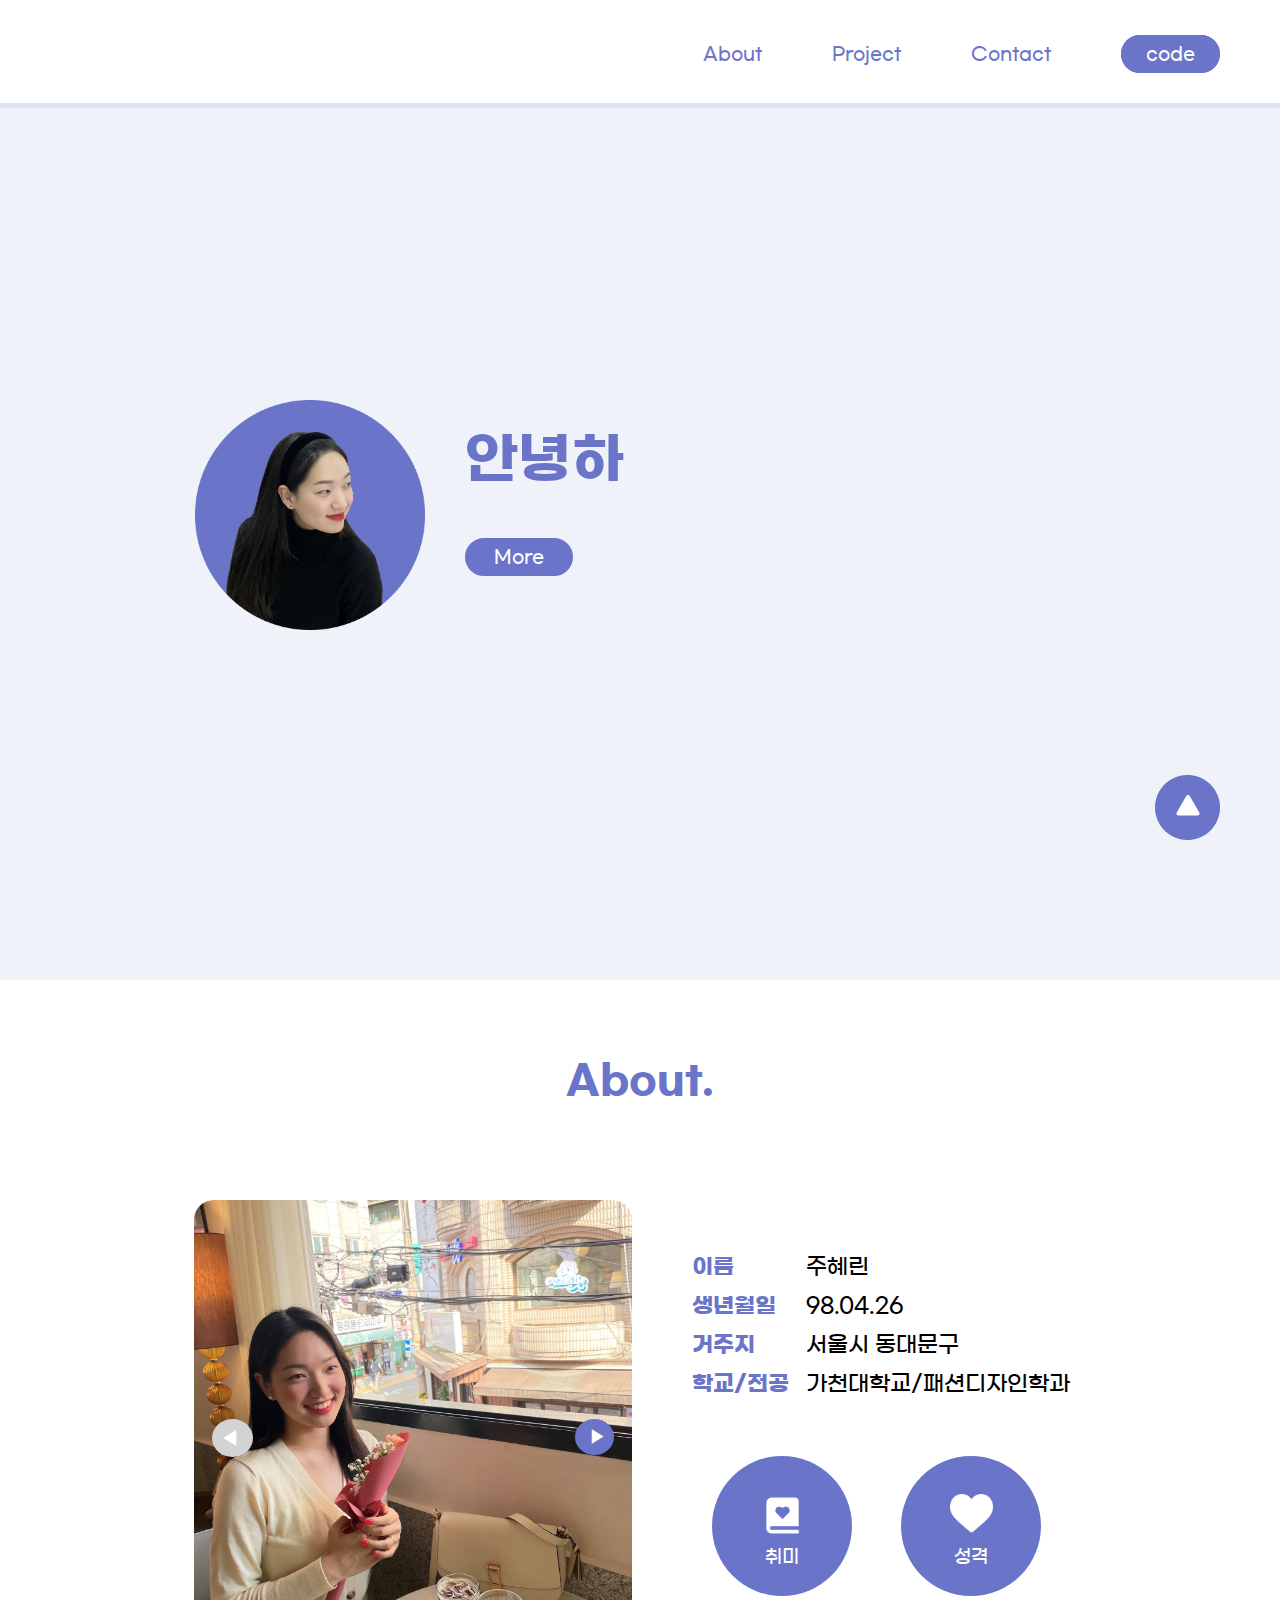
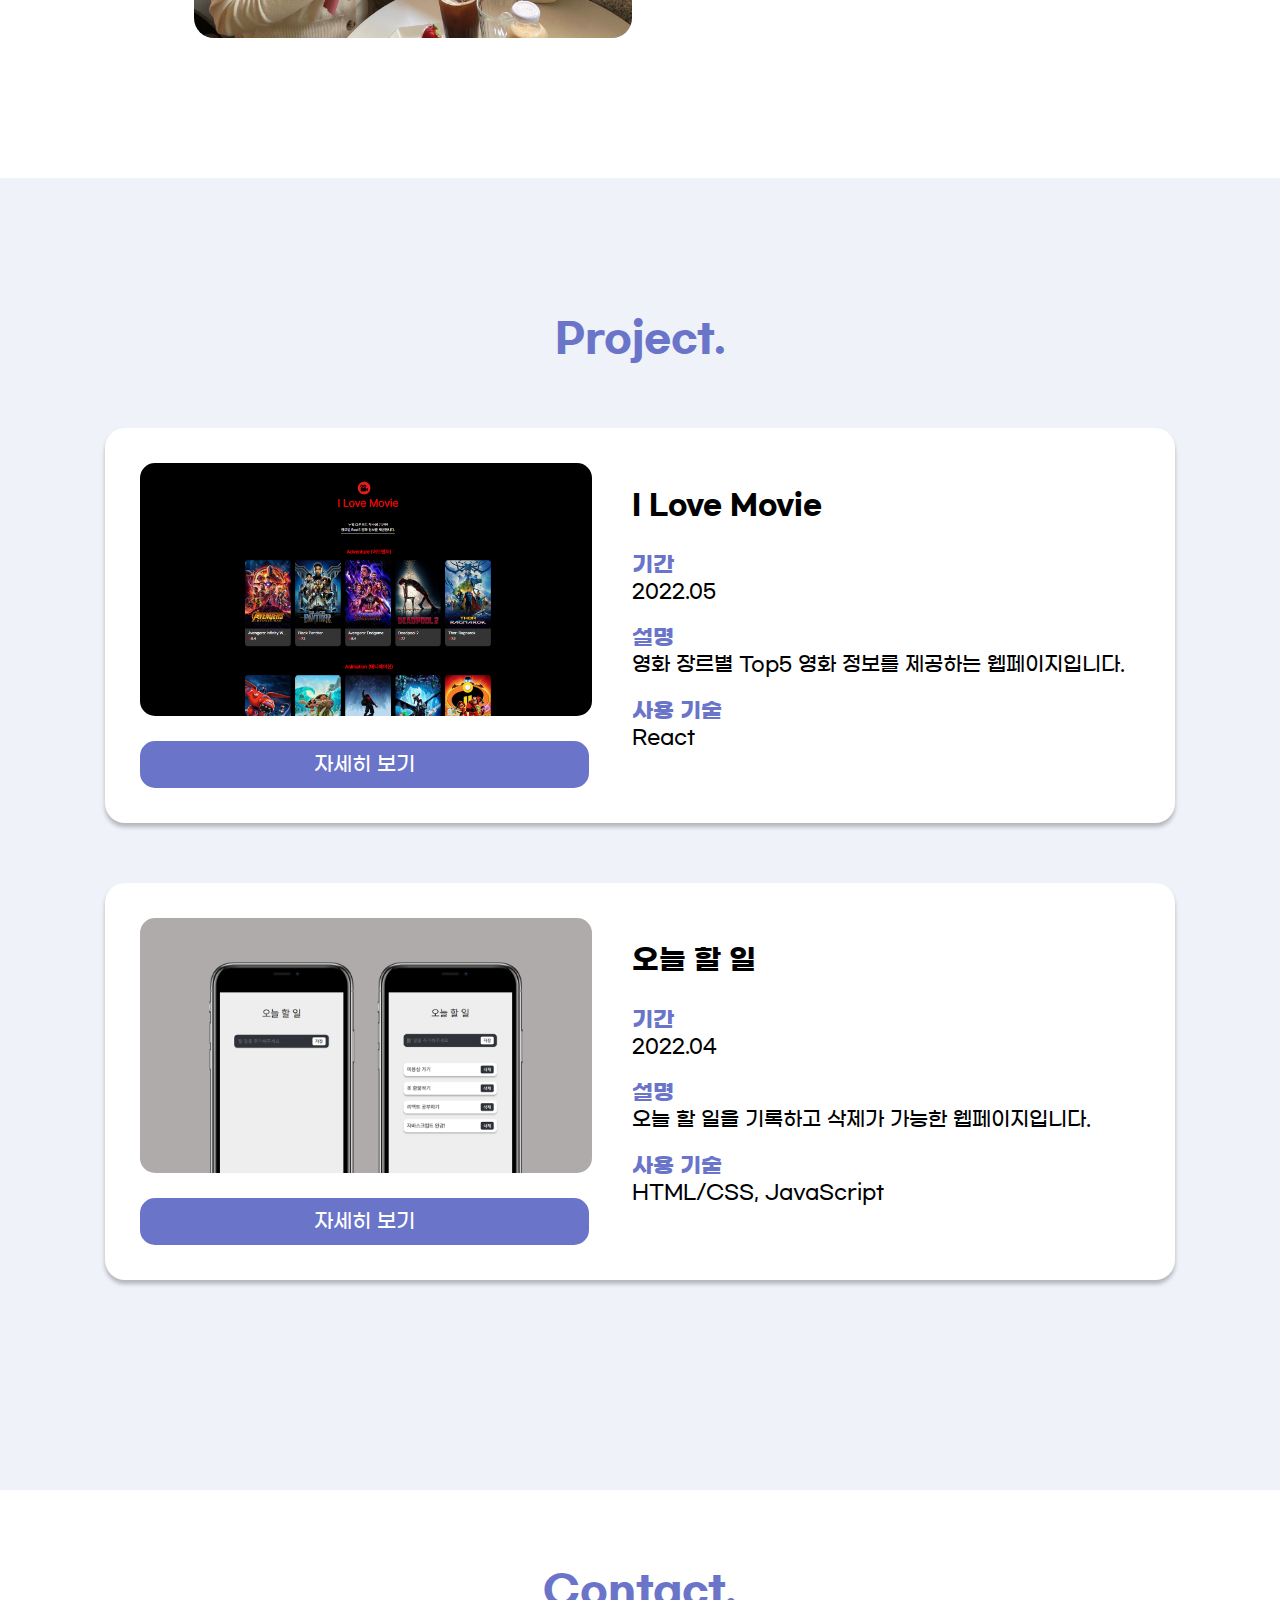
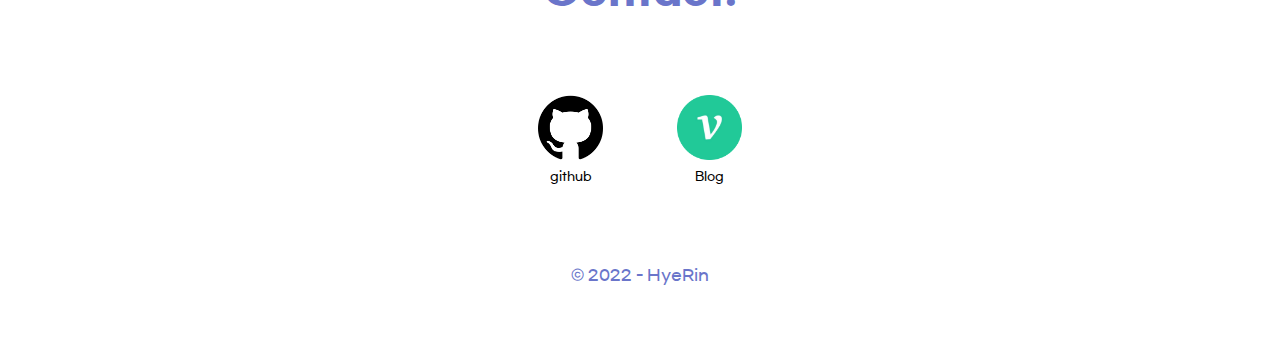
<file: portfolio-main/index.html>
<!DOCTYPE html>
<html lang="ko">
  <head>
    <meta charset="UTF-8" />
    <meta http-equiv="X-UA-Compatible" content="IE=edge" />
    <meta name="viewport" content="width=device-width, initial-scale=1.0" />
    <title>주혜린 (HyeRin)</title>
    <link rel="stylesheet" href="style/reset.css" />
    <link rel="stylesheet" href="style/style.css" />
    <link
      rel="icon"
      type="image/png"
      sizes="16x16"
      href="src/img/favicon.png"
    />
  </head>
  <body>
    <main id="app">
      <section class="section-intro">
        <header id="header">
          <h1 class="txt-invisible">Portfolio</h1>
          <nav>
            <ul class="nav-list">
              <li><a href="#about" class="list-link">About</a></li>
              <li><a href="#project" class="list-link">Project</a></li>
              <li><a href="#contact" class="list-link">Contact</a></li>
              <li>
                <a
                  href="https://github.com/HyeRrin/portfolio"
                  class="list-link btn-code"
                  >code</a
                >
              </li>
            </ul>
          </nav>
          <div class="bar-bg">
            <span class="bar-ing"></span>
          </div>
        </header>

        <div class="cont-intro">
          <a name="info"></a>
          <img src="src/img/profile.png" alt="프로필 이미지" />
          <div>
            <p class="txt-title"></p>
            <a href="#about" class="btn-more">More</a>
          </div>
        </div>
      </section>

      <section class="section-about">
        <a name="about"></a>
        <h2>About.</h2>
        <div class="cont-about">
          <div class="slide-container">
            <div class="slide-album">
              <div class="slide-images">
                <img src="src/img/img-me-1.jpg" alt="내 사진" />
                <img src="src/img/img-me-2.jpg" alt="내 사진" />
                <img src="src/img/img-me-3.jpg" alt="내 사진" />
                <img src="src/img/img-me-4.jpg" alt="내 사진" />
                <img src="src/img/img-me-5.jpg" alt="내 사진" />
              </div>
              <button class="btn-next">▶</button>
              <button class="btn-prev">◀</button>
            </div>
          </div>
          <div class="info-about">
            <dl class="txt-about">
              <div>
                <dt>이름</dt>
                <dd>주혜린</dd>
              </div>
              <div>
                <dt>생년월일</dt>
                <dd>98.04.26</dd>
              </div>
              <div>
                <dt>거주지</dt>
                <dd>서울시 동대문구</dd>
              </div>
              <div>
                <dt>학교/전공</dt>
                <dd>가천대학교/패션디자인학과</dd>
              </div>
            </dl>
            <div class="btn-about">
              <button class="btn-open" type="button">
                <img src="src/img/icon-diary.png" alt="" />취미
              </button>
              <button class="btn-open" type="button">
                <img src="src/img/icon-heart.png" alt="" />성격
              </button>
            </div>
          </div>
        </div>
      </section>

      <section class="section-project">
        <a name="project"></a>
        <h2>Project.</h2>
        <article class="box-project">
          <div>
            <img
              class="img-project"
              src="src/img/project1.PNG"
              alt="첫번째 프로젝트 이미지"
            />
            <button
              class="btn-detail"
              type="button"
              onclick="location.href='https://hyerrin.github.io/movie_app/';"
            >
              자세히 보기
            </button>
          </div>
          <div class="txt-project">
            <h3>I Love Movie</h3>
            <dl>
              <dt>기간</dt>
              <dd>2022.05</dd>
              <dt>설명</dt>
              <dd>영화 장르별 Top5 영화 정보를 제공하는 웹페이지입니다.</dd>
              <dt>사용 기술</dt>
              <dd>React</dd>
            </dl>
          </div>
        </article>

        <article class="box-project">
          <div>
            <img
              class="img-project"
              src="src/img/project2.png"
              alt="두번째 프로젝트 이미지"
            />
            <button
              class="btn-detail"
              type="button"
              onclick="location.href='https://hyerrin.github.io/ToDoList-JS/';"
            >
              자세히 보기
            </button>
          </div>
          <div class="txt-project">
            <h3>오늘 할 일</h3>
            <dl>
              <dt>기간</dt>
              <dd>2022.04</dd>
              <dt>설명</dt>
              <dd>오늘 할 일을 기록하고 삭제가 가능한 웹페이지입니다.</dd>
              <dt>사용 기술</dt>
              <dd>HTML/CSS, JavaScript</dd>
            </dl>
          </div>
        </article>
      </section>

      <footer id="footer">
        <a name="contact"></a>
        <div class="box-footer">
          <h2>Contact.</h2>
          <ul class="link-sns">
            <li>
              <a href="https://github.com/HyeRrin"
                ><img
                  class="img-github"
                  src="src/img/icon-github.png"
                  alt="깃허브 주소"
                />github</a
              >
            </li>
            <li>
              <a href="https://velog.io/@hye_rin"
                ><img
                  class="img-velog"
                  src="src/img/icon-velog.png"
                  alt="블로그 주소"
                />Blog</a
              >
            </li>
          </ul>
          <p>© 2022 - HyeRin</p>
        </div>
      </footer>
      <div class="modal-background">
        <div class="modal">
          <h3>취미</h3>
          <h4>다이어리 꾸미기</h4>
          <img src="src/img/img-diary.jpg" alt="다이어리 이미지" />
          <p>
            취미는 다이어리꾸미기예요🎀 빈 종이를 저만의 취향으로 가득 채우고,
            하루를 되돌아보며 일기를 쓰는 것을 좋아해요✍🏻
          </p>
          <button type="button" class="btn-close">Close</button>
        </div>
      </div>
      <div class="modal-background">
        <div class="modal">
          <h3>성격</h3>
          <h4>차분하고 꼼꼼해요</h4>
          <img src="src/img/img-desk.jpg" alt="책상 이미지" />
          <p>
            계획을 세우고 실천하는 것을 좋아해요📝 그리고 책임감이 강해 한 번
            맡은 일은 끝까지 해낸다는 장점을 가지고 있어요💪🏻
          </p>
          <button type="button" class="btn-close">Close</button>
        </div>
      </div>
      <button onclick="moveToTop()" class="btn-moveTop"></button>
      <script src="index.js"></script>
    </main>
  </body>
</html>
</file>
<file: portfolio-main/style/style.css>
@font-face {
  font-family: "GmarketBold";
  src: url("../src/font/GmarketSansTTFBold.ttf") format("truetype");
}
@font-face {
  font-family: "GmarketMedium";
  src: url("../src/font/GmarketSansTTFMedium.ttf") format("truetype");
}

* {
  font-family: "GmarketMedium";
}
body {
  padding-top: 150px;
  background-color: #eff2f8;
}
body::-webkit-scrollbar {
  display: none;
}

/* header */
#header {
  position: fixed;
  top: 0;
  left: 0;
  right: 0;
  padding: 45px 60px;
  background-color: white;
  color: #6a75ca;
  font-size: 18px;
  /* border-bottom: 1px solid #e0e3fd; */
  z-index: 10;
}
.nav-list {
  display: flex;
  justify-content: right;
}
.list-link {
  margin-left: 70px;
}
.list-link:hover {
  color: black;
  border-bottom: 2px solid black;
}
.btn-code {
  padding: 8px 23px;
  border-radius: 20px;
  background-color: #6a75ca;
  border: solid 2px #6a75ca;
  color: white;
}
.btn-code:hover {
  background-color: white;
  border: solid 2px #6a75ca;
  color: #6a75ca;
  transition: 0.2s ease-out;
}
.bar-bg {
  position: absolute;
  width: 100%;
  height: 5px;
  bottom: 0;
  left: 0;
  background-color: #dfe2f7;
}
.bar-ing {
  position: absolute;
  height: 5px;
  bottom: 0;
  left: 0;
  background-color: #6a75ca;
}

/* intro섹션 */
.cont-intro {
  margin: 250px 0 350px 0;
  display: flex;
  justify-content: center;
}
.cont-intro img {
  width: 230px;
  margin-right: 40px;
}
.txt-title {
  width: 620px;
  margin-top: 30px;
  font-size: 55px;
  font-family: "GmarketBold";
  color: #6a75ca;
  line-height: 58px;
}
.btn-more {
  position: absolute;
  bottom: 36%;
  padding: 8px 27px;
  border-radius: 20px;
  background-color: #6a75ca;
  border: solid 2px #6a75ca;
  color: white;
  font-size: 18px;
  margin-top: 40px;
}
.btn-more:hover {
  background-color: white;
  border: solid 2px #6a75ca;
  color: #6a75ca;
  transition: 0.7s ease-out;
}

/* about섹션 */
.section-about {
  display: flex;
  justify-content: center;
  flex-direction: column;
  background-color: white;
  padding: 80px 0 140px 0;
  margin: 0 0 140px 0;
}
.section-about h2 {
  margin: 0 auto 100px;
  display: inline-block;
  font-family: "GmarketBold";
  color: #6a75ca;
  font-size: 40px;
}
.cont-about {
  display: flex;
  margin: 0 auto;
}
.slide-container {
  width: 438px;
  margin: 0 auto;
}
.slide-album {
  position: relative;
  width: 438px;
  height: 438px;
  overflow: hidden;
  border-radius: 20px;
}
.slide-images {
  position: relative;
  display: flex;
  height: 438px;
}
.slide-images img {
  width: 438px;
  height: 438px;
}
.btn-next,
.btn-next:active,
.btn-next:focus {
  position: absolute;
  padding: 8px 8px 7px 14px;
  background-color: #6a75ca;
  color: white;
  border: none;
  font-size: 18px;
  border-radius: 100%;
}
.btn-prev,
.btn-prev:active,
.btn-prev:focus {
  position: absolute;
  padding: 8px 14px 7px 8px;
  background-color: #6a75ca;
  color: white;
  border: none;
  font-size: 20px;
  border-radius: 100%;
}
.btn-next:disabled,
.btn-prev:disabled {
  background-color: lightgray;
}
.btn-next:hover,
.btn-prev:hover {
  cursor: pointer;
  background-color: white;
  color: #6a75ca;
  transition: 0.7s ease-out;
}
.btn-prev {
  left: 18px;
  top: 50%;
}
.btn-next {
  right: 18px;
  top: 50%;
}
.info-about {
  margin: 0 0 0 60px;
}
.txt-about dt {
  display: inline-block;
  margin-bottom: 17px;
  width: 110px;
  font-size: 22px;
  font-family: "GmarketBold";
  color: #6a75ca;
}
.txt-about {
  margin-top: 55px;
}
.txt-about dd {
  display: inline-block;
  font-size: 22px;
}
.btn-about {
  margin: 45px 0 0 20px;
}
.btn-about button {
  width: 140px;
  height: 140px;
  margin: 0 45px 0 0;
  border-radius: 100%;
  background-color: #6a75ca;
  border: none;
  color: white;
  font-size: 18px;
}
.btn-about button:hover {
  cursor: pointer;
  background-color: #c4c8f1;
  color: #868ecf;
  /* border: 2px solid #6a75ca; */
  transition: 0.5s ease-out;
}
.btn-about button img {
  width: 43px;
  margin: 10px auto;
}

/* project섹션 */
.section-project {
  display: flex;
  flex-direction: column;
  justify-content: center;
  margin-bottom: 180px;
}

.section-project h2 {
  margin: 0 auto;
  display: inline-block;
  font-family: "GmarketBold";
  color: #6a75ca;
  font-size: 40px;
  margin-bottom: 40px;
}

.box-project {
  margin: 30px auto;
  display: flex;
  padding: 35px;
  width: 1000px;
  border-radius: 20px;
  background-color: white;
  box-shadow: 0px 4px 4px rgba(0, 0, 0, 0.25);
}
.img-project {
  border-radius: 15px;
  width: 452px;
  margin-bottom: 25px;
}

.btn-detail {
  cursor: pointer;
  padding: 10px 172px;
  border-radius: 15px;
  border: none;
  background-color: #6a75ca;
  border: solid 2px #6a75ca;
  color: white;
  font-size: 20px;
}
.btn-detail:hover {
  background-color: white;
  border: solid 2px #6a75ca;
  color: #6a75ca;
}
.txt-project {
  text-align: left;
  margin: 25px 0 0 40px;
}
.txt-project h3 {
  font-family: "GmarketBold";
  font-size: 28px;
  line-height: 35px;
  margin-bottom: 30px;
}
.txt-project dl dt {
  font-family: "GmarketBold";
  color: #6a75ca;
  font-size: 22px;
  margin-bottom: 6px;
}
.txt-project dl dd {
  font-size: 20px;
  margin-bottom: 25px;
}

/* footer */
#footer {
  text-align: center;
}
#footer h2 {
  font-family: "GmarketBold";
  color: #6a75ca;
  font-size: 40px;
  margin-bottom: 50px;
}
.box-footer {
  width: 100%;
  background-color: white;
  padding: 80px 0 70px 0;
}
.link-sns ul {
  display: inline-block;
  margin: 30px auto;
}
.link-sns li {
  display: inline-block;
  padding: 35px;
  font-size: 12px;
}
.link-sns li a img {
  margin-bottom: 10px;
}
.img-github,
.img-velog {
  width: 65px;
}
.box-footer p {
  color: #6a75ca;
  margin-top: 50px;
}

/* 모달 */
.modal-background {
  display: none;
  justify-content: center;
  align-items: center;
  width: 100vw;
  height: 100vh;
  background-color: rgba(0, 0, 0, 0.2);
  position: fixed;
  top: 0;
  right: 0;
  bottom: 0;
  left: 0;
}
.modal {
  position: absolute;
  top: 20%;
  width: 440px;
  background-color: #e0e3fd;
  border-radius: 10px;
  text-align: center;
  box-shadow: 10px 10px 10px rgba(0, 0, 0, 0.5);
}
.modal h3 {
  margin: 40px 0 7px 0;
  font-size: 25px;
  color: #6a75ca;
  font-family: "GmarketBold";
}
.modal h4 {
  font-size: 20px;
}
.modal img {
  width: 350px;
  margin: 30px auto;
  border-radius: 15px;
}
.modal p {
  margin: 0 auto;
  width: 310px;
  font-size: 17px;
  line-height: 24px;
}
.btn-close {
  padding: 8px 140px;
  margin: 25px 0 35px 0;
  background-color: #6a75ca;
  border-radius: 10px;
  border: none;
  color: white;
}
.btn-close:hover {
  background-color: white;
  color: #6a75ca;
  transition: 0.3s ease-out;
  cursor: pointer;
}

/* moveTop 버튼 */
.btn-moveTop {
  position: fixed;
  right: 60px;
  bottom: 60px;
  width: 65px;
  height: 65px;
  background-image: url(../src/img/btn-moveTop.png);
  background-color: transparent;
  border: none;
  cursor: pointer;
}
.btn-moveTop:hover {
  background-image: url(../src/img/btn-moveTop-hover.png);
  transition: 0.5s ease-out;
}
</file>
